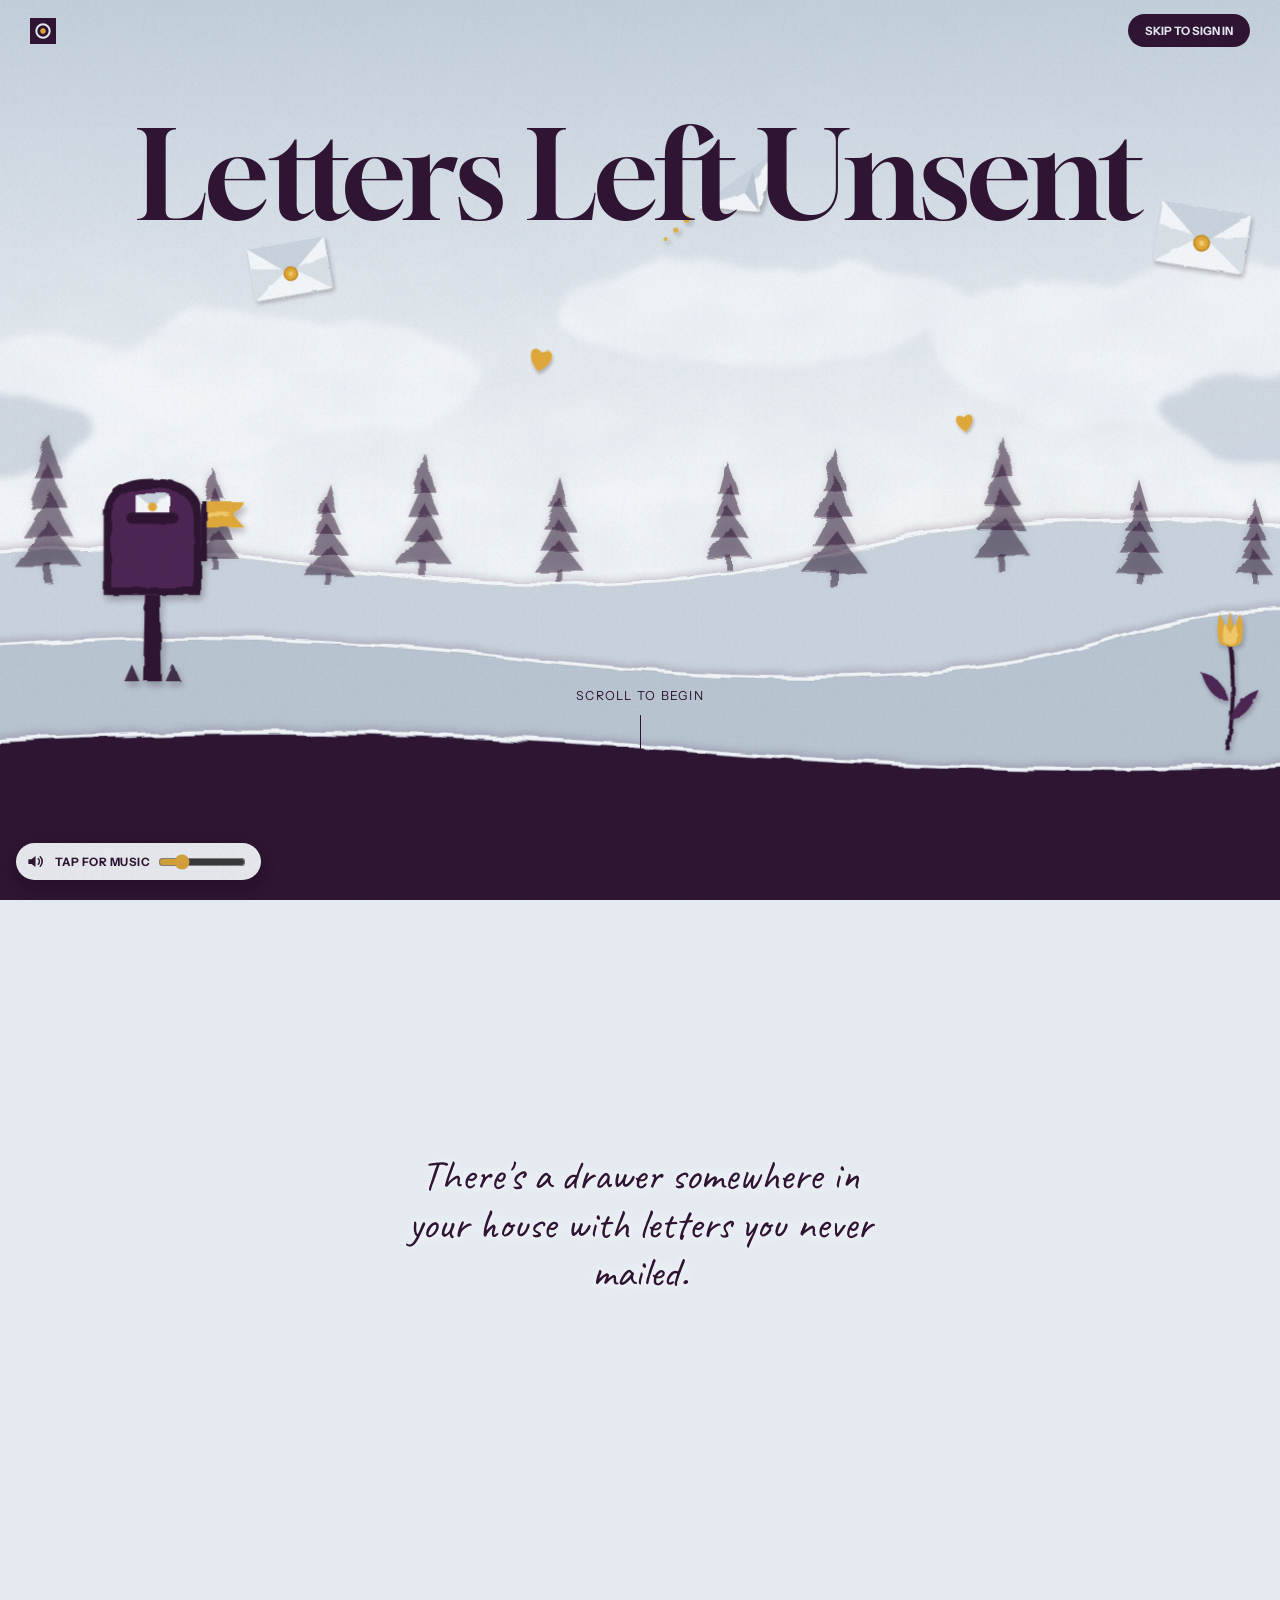
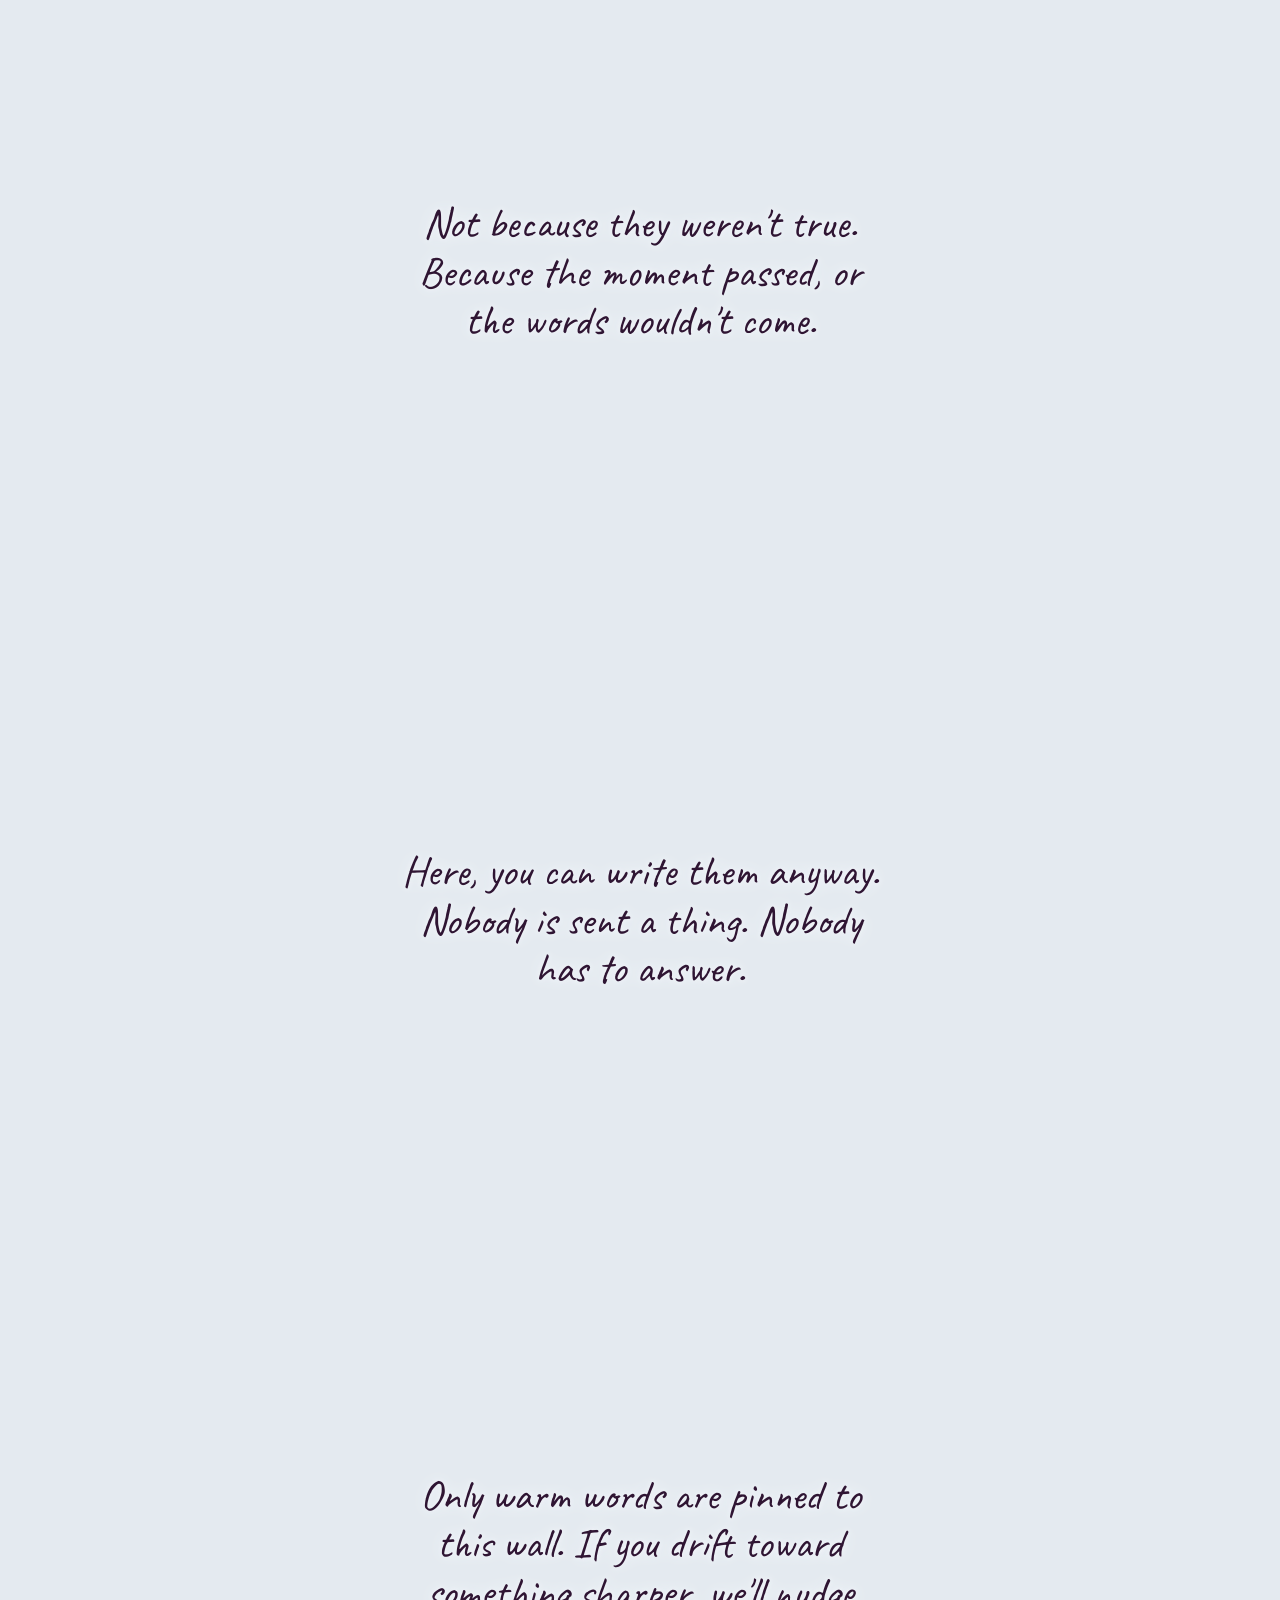
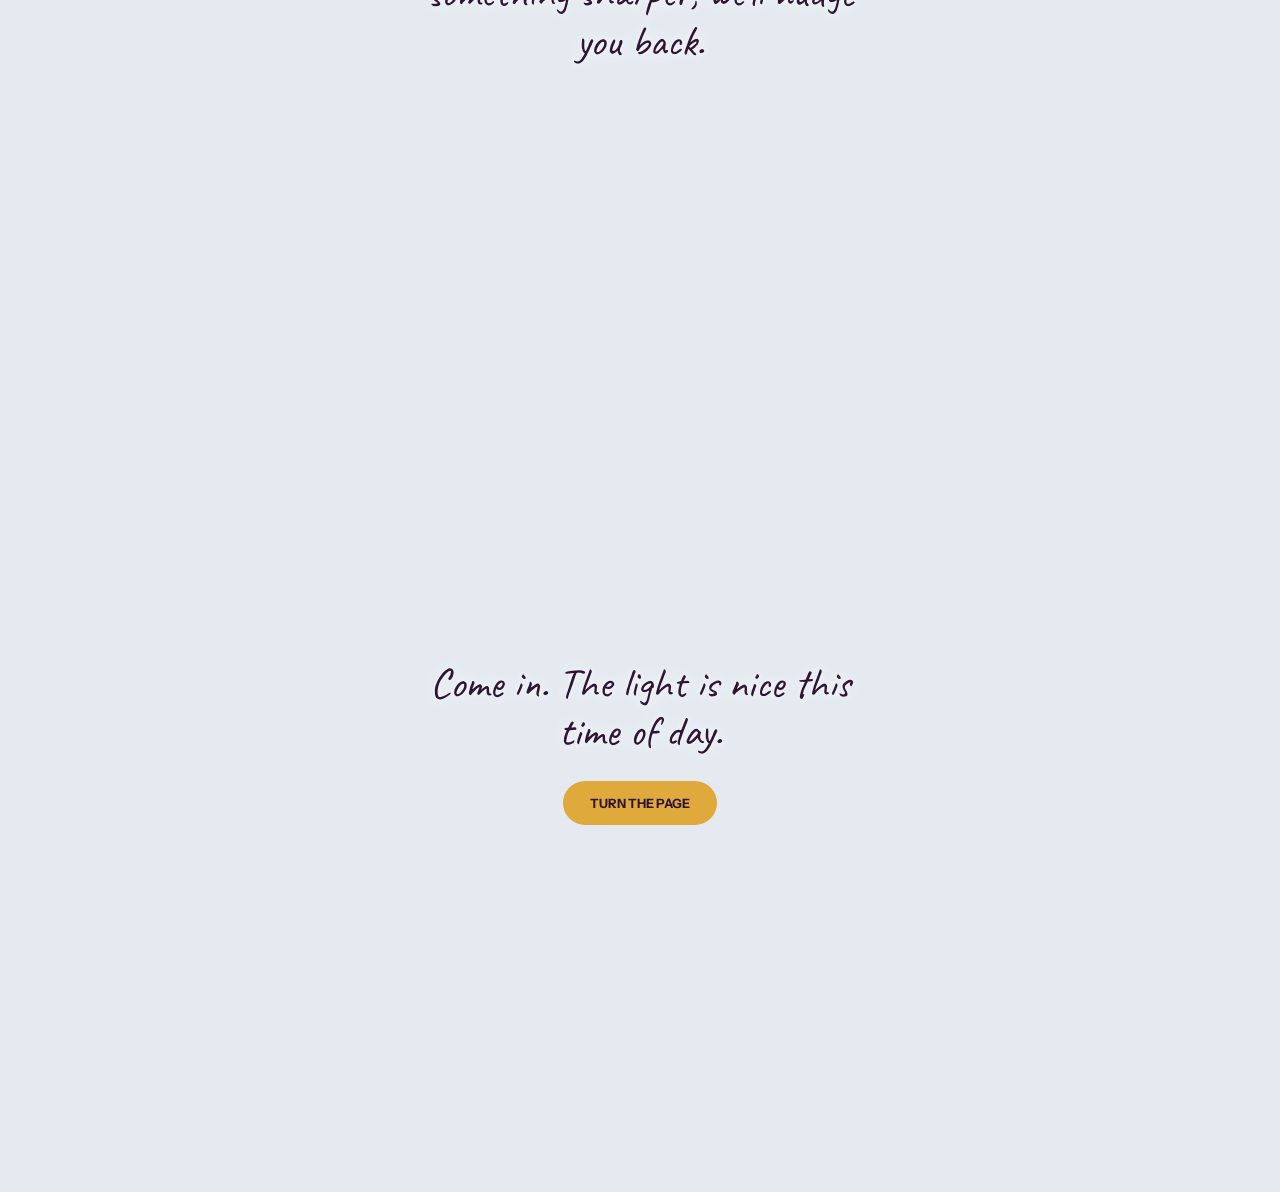
<file: public/index.html>
<!DOCTYPE html>
<html lang="en"><head><meta charset="utf-8">
<meta name="viewport" content="width=device-width, initial-scale=1">
<title>Letters Left Unsent</title>
<link href="https://fonts.googleapis.com/css2?family=Caveat:wght@500&family=Gloock&family=Instrument+Sans:wght@400;500;700&display=swap" rel="stylesheet">
<link rel="stylesheet" href="css/style.css">
</head>
<body class="intro">
<svg id="scene" class="bg" viewBox="0 0 1440 720" preserveAspectRatio="xMidYMax slice" aria-hidden="true"></svg>
<header class="nav">
  <a class="logo" href="index.html" aria-label="Letters Left Unsent, start of the story"><svg viewBox="0 0 24 24"><circle cx="12" cy="12" r="8" fill="none" stroke="currentColor" stroke-width="2.4"/><circle cx="12" cy="12" r="3.2" fill="#e0a93b"/></svg></a>
  <span class="grow"></span>
  <a class="pill dark" href="signin.html">Skip to sign in</a>
</header>
<main class="story">
  <section class="first">
    <h1 class="wordmark">Letters Left Unsent</h1>
    <p class="hint" id="hint">scroll to begin</p>
  </section>
  <section class="beat"><p class="hand reveal">There's a drawer somewhere in your house with letters you never mailed.</p></section>
  <section class="beat"><p class="hand reveal">Not because they weren't true. Because the moment passed, or the words wouldn't come.</p></section>
  <section class="beat"><p class="hand reveal">Here, you can write them anyway. Nobody is sent a thing. Nobody has to answer.</p></section>
  <section class="beat"><p class="hand reveal">Only warm words are pinned to this wall. If you drift toward something sharper, we'll nudge you back.</p></section>
  <section class="beat last">
    <p class="hand reveal">Come in. The light is nice this time of day.</p>
    <a class="pill mari reveal" href="signin.html">Turn the page</a>
  </section>
</main>
<script src="js/scene.js"></script>
<script src="js/story.js"></script>
<script src="js/music.js"></script>
</body></html>
</file>
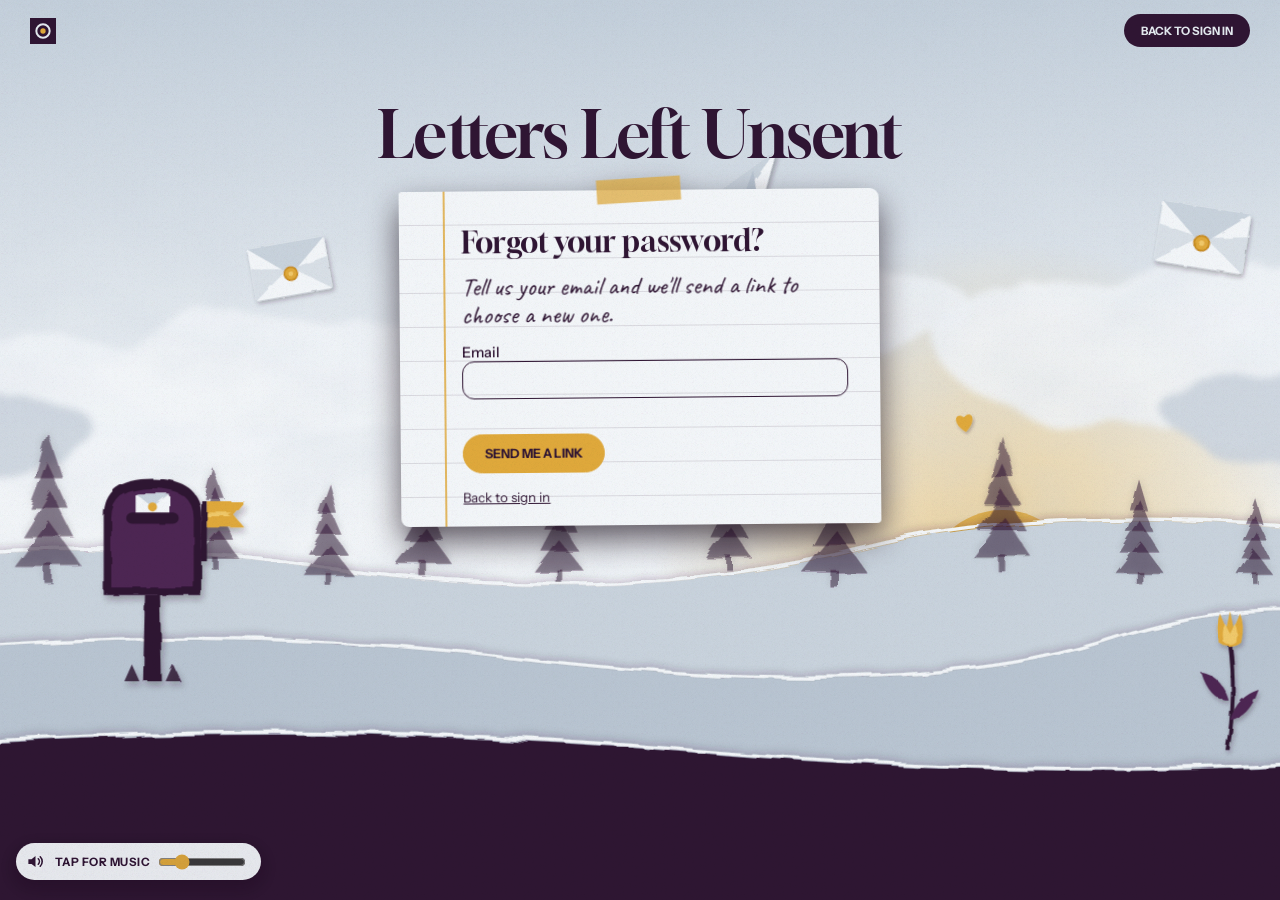
<file: public/reset.html>
<!DOCTYPE html>
<html lang="en"><head><meta charset="utf-8">
<meta name="viewport" content="width=device-width, initial-scale=1">
<title>Reset password — Letters Left Unsent</title>
<link href="https://fonts.googleapis.com/css2?family=Caveat:wght@500&family=Gloock&family=Instrument+Sans:wght@400;500;700&display=swap" rel="stylesheet">
<link rel="stylesheet" href="css/style.css">
</head>
<body class="signin-page">
<svg id="scene" class="bg" viewBox="0 0 1440 720" preserveAspectRatio="xMidYMax slice" aria-hidden="true"></svg>
<header class="nav">
  <a class="logo" href="index.html" aria-label="Letters Left Unsent, start of the story"><svg viewBox="0 0 24 24"><circle cx="12" cy="12" r="8" fill="none" stroke="currentColor" stroke-width="2.4"/><circle cx="12" cy="12" r="3.2" fill="#e0a93b"/></svg></a>
  <span class="grow"></span>
  <a class="pill dark" href="signin.html">Back to sign in</a>
</header>
<main class="signin">
  <h1 class="wordmark small">Letters Left Unsent</h1>
  <div class="frame" style="margin-top:1.6rem;transform:rotate(-.5deg)">
    <div class="sheet auth-card">
      <span class="tape"></span>
      <form id="ask" novalidate hidden>
        <h2>Forgot your password?</h2>
        <p class="lead hand">Tell us your email and we'll send a link to choose a new one.</p>
        <label>Email <input id="email" type="email" class="field mt-1" autocomplete="email" required></label>
        <p id="ask-msg" class="msg" role="alert"></p>
        <button id="ask-btn" class="btn solid" type="submit">Send me a link</button>
        <p class="small"><a href="signin.html">Back to sign in</a></p>
      </form>
      <form id="set" novalidate hidden>
        <h2>Choose a new password</h2>
        <p class="lead hand">Something you'll remember, at least 8 characters.</p>
        <label class="row">New password <input id="pw1" type="password" class="field mt-1" autocomplete="new-password" required>
          <button type="button" id="peek" class="peek">Show</button></label>
        <label>Once more <input id="pw2" type="password" class="field mt-1" autocomplete="new-password" required></label>
        <p id="set-msg" class="msg" role="alert"></p>
        <a id="again" class="linkish" href="reset.html" hidden>Ask for a new link</a>
        <button id="set-btn" class="btn solid" type="submit">Save password</button>
      </form>
      <div id="done" hidden>
        <h2 id="done-title"></h2>
        <p id="done-text" class="sent-text"></p>
        <p id="done-dev" class="sent-dev" hidden>This site isn't connected to an email service yet, so the link was written to the server log. If you run the site yourself, look in your terminal (or the Logs tab on Vercel) and copy the link into your browser.</p>
        <a class="btn solid" href="signin.html" style="display:inline-block;text-decoration:none">Go to sign in</a>
      </div>
    </div>
  </div>
</main>
<script src="js/scene.js"></script>
<script src="js/reset.js"></script>
<script src="js/music.js"></script>
</body></html>
</file>
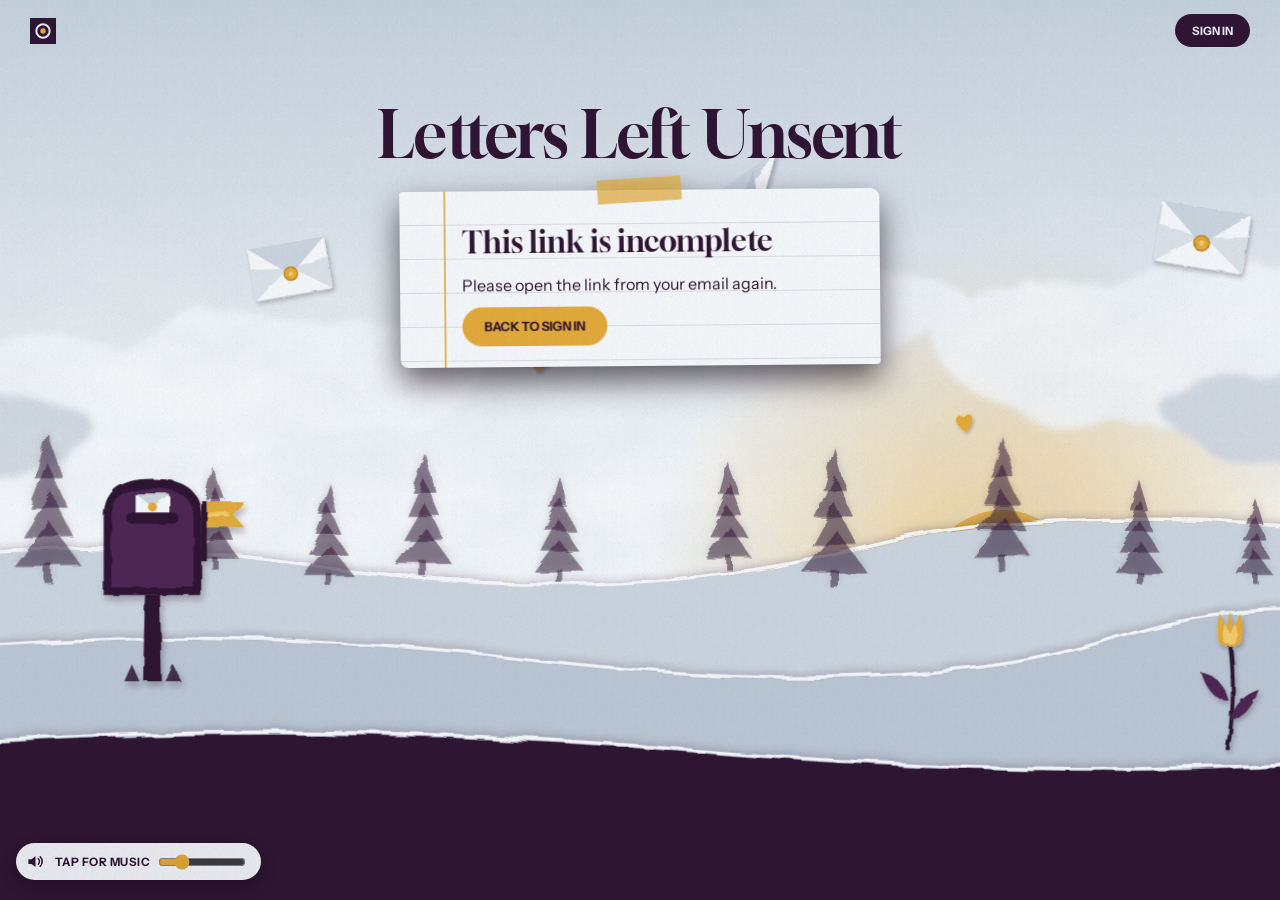
<file: public/verify.html>
<!DOCTYPE html>
<html lang="en"><head><meta charset="utf-8">
<meta name="viewport" content="width=device-width, initial-scale=1">
<title>Confirm your email — Letters Left Unsent</title>
<link href="https://fonts.googleapis.com/css2?family=Caveat:wght@500&family=Gloock&family=Instrument+Sans:wght@400;500;700&display=swap" rel="stylesheet">
<link rel="stylesheet" href="css/style.css">
</head>
<body class="signin-page">
<svg id="scene" class="bg" viewBox="0 0 1440 720" preserveAspectRatio="xMidYMax slice" aria-hidden="true"></svg>
<header class="nav">
  <a class="logo" href="index.html" aria-label="Letters Left Unsent, start of the story"><svg viewBox="0 0 24 24"><circle cx="12" cy="12" r="8" fill="none" stroke="currentColor" stroke-width="2.4"/><circle cx="12" cy="12" r="3.2" fill="#e0a93b"/></svg></a>
  <span class="grow"></span>
  <a class="pill dark" href="signin.html">Sign in</a>
</header>
<main class="signin">
  <h1 class="wordmark small">Letters Left Unsent</h1>
  <div class="frame" style="margin-top:1.6rem;transform:rotate(-.5deg)">
    <div class="sheet auth-card">
      <span class="tape"></span>
      <h2 id="v-title">Checking your link…</h2>
      <p id="v-text" class="sent-text">One moment.</p>
      <a id="v-go" class="btn solid" href="signin.html" style="display:inline-block;text-decoration:none" hidden>Sign in</a>
    </div>
  </div>
</main>
<script src="js/scene.js"></script>
<script src="js/verify.js"></script>
<script src="js/music.js"></script>
</body></html>
</file>
<file: public/css/style.css>
:root{
  --ice:#e4eaf0; --ice2:#c9d3dd; --ice3:#f3f6f9; --silver:#b9c5d2;
  --aub:#2f1533; --aub2:#4d2753; --deep:#1d0b20; --mari:#e0a93b;
}
html{background:var(--aub)}
body{margin:0;min-height:100vh;background:var(--aub);color:var(--ice);font-family:'Instrument Sans',system-ui,sans-serif;font-size:1rem}
[hidden]{display:none!important}
body.intro,body.signin-page,body.scene-page{background:var(--ice)}
body.intro{overflow-x:hidden}
body::after{content:"";position:fixed;inset:0;pointer-events:none;z-index:60;opacity:.09;mix-blend-mode:multiply;
  background-image:url("data:image/svg+xml,%3Csvg xmlns='http://www.w3.org/2000/svg' width='160' height='160'%3E%3Cfilter id='n'%3E%3CfeTurbulence baseFrequency='.9' numOctaves='2'/%3E%3C/filter%3E%3Crect width='160' height='160' filter='url(%23n)'/%3E%3C/svg%3E")}
.hand{font-family:'Caveat','Comic Sans MS',cursive}
:focus-visible{outline:2px dashed var(--mari);outline-offset:3px}
.float{animation:bob 7s ease-in-out infinite}
@keyframes bob{50%{transform:translateY(-7px)}}
.sun{transition:transform 1.2s ease-out,opacity 1.2s ease-out}

/* nav */
.nav{position:absolute;top:0;left:0;right:0;z-index:20;display:flex;align-items:center;gap:2.4rem;padding:14px 30px;font-size:.72rem;text-transform:uppercase}
.nav a{color:var(--aub);text-decoration:none}
.nav a:hover{text-decoration:underline}
.nav .grow{flex:1}
.nav .who{text-transform:none;font-size:.8rem;color:var(--aub)}
.logo{width:26px;height:26px;background:var(--aub);color:var(--ice);display:grid;place-items:center}
.logo svg{width:20px;height:20px}
.pill{border:0;border-radius:999px;padding:.6rem 1.05rem;font:700 .72rem 'Instrument Sans',sans-serif;text-transform:uppercase;display:inline-flex;align-items:center;gap:.5rem;cursor:pointer;text-decoration:none}
.pill.soft{background:var(--ice3);color:var(--aub)}
.pill.dark{background:var(--aub);color:var(--ice)}
.pill.mari{background:var(--mari);color:var(--aub)}
.nav .pill.dark{color:var(--ice)}
.nav .pill.soft{color:var(--aub);text-decoration:none}
.pill:hover{filter:brightness(1.06)}
@media (max-width:760px){.nav{gap:.6rem;padding:12px 14px}.nav .links,.nav .who{display:none}}

/* hero */
.hero{position:relative;height:100vh;min-height:560px;overflow:hidden;background:var(--ice)}
.hero.short{height:78vh;min-height:480px}
.hero svg#scene,.hero svg#scene-back,svg#scene.bg,svg#scene-back.bg{position:absolute;inset:0;width:100%;height:100%}
svg#scene.bg,svg#scene-back.bg{position:fixed}
.titleblock{position:absolute;left:0;right:0;top:13%;z-index:6;text-align:center;padding:0 1.25rem}
.wordmark{margin:0;font:400 clamp(3rem,9.5vw,9.5rem)/.95 'Gloock',Georgia,serif;letter-spacing:-.02em;color:var(--aub);text-wrap:balance;animation:settle 1.6s .2s both cubic-bezier(.2,.7,.2,1)}
.wordmark.small{font-size:clamp(2.2rem,5vw,4rem)}
@keyframes settle{from{opacity:0;transform:translateY(16px)}}
.sub{margin:.7rem auto 0;max-width:34rem;min-height:5.2rem;font-size:clamp(1.5rem,2.6vw,2.2rem);line-height:1.15;color:var(--aub);text-shadow:0 0 14px var(--ice3),0 0 4px var(--ice3)}
.sub.static{min-height:0}
.titleblock .pill{margin-top:.8rem;padding:.8rem 1.4rem}
.caret::after{content:"▌";animation:blink 1s steps(1) infinite;color:var(--mari)}
@keyframes blink{50%{opacity:0}}

/* ground + content (on deep aubergine) */
.ground{position:relative;isolation:isolate;overflow:hidden;background:var(--aub);padding:2.5rem 1.25rem 9rem;min-height:70vh}
.ground label{color:var(--ice)}
.ground .note{color:var(--ice2)}
.frame{position:relative;filter:drop-shadow(0 14px 16px #120614aa)}
.sheet{color:var(--aub);position:relative;border-radius:3px 9px 4px 8px;background-color:var(--ice3);background-image:repeating-linear-gradient(transparent 0 33px,#2f153320 33px 34px)}
.sheet::before{content:"";position:absolute;left:44px;top:0;bottom:0;width:2px;background:#e0a93bcc}
.letter-body{font-family:'Caveat',cursive;font-size:1.55rem;line-height:34px;white-space:pre-wrap;padding:6px 18px 10px 62px;overflow-wrap:anywhere}
textarea.letter-body{width:100%;min-height:340px;background:transparent;border:0;resize:vertical;color:var(--aub)}
textarea.letter-body:focus{outline:none}
textarea::placeholder,.field::placeholder{color:#2f153388}
.tape{position:absolute;top:-12px;left:50%;width:84px;height:24px;background:#e0a93bb8;transform:translateX(-50%) rotate(-3deg);z-index:2}
.field{background:#e4eaf014;border:1.5px solid var(--ice2);border-radius:12px;color:var(--ice);padding:.55rem .75rem;font:inherit;width:100%;box-sizing:border-box}
.field:focus{outline:none;border-color:var(--mari)}
.field option{color:var(--aub)}
.ground .field::placeholder{color:#c9d3dd99}
.sheet .field{background:transparent;border-color:var(--aub);color:var(--aub)}
.sheet .field:focus{background:#e0a93b22}
.btn{font:700 .8rem 'Instrument Sans',sans-serif;text-transform:uppercase;border:1.5px solid var(--ice);border-radius:999px;padding:.7rem 1.3rem;background:transparent;color:var(--ice);cursor:pointer}
.btn:hover{background:var(--ice);color:var(--aub)}
.btn.solid{background:var(--mari);border-color:var(--mari);color:var(--aub)}
.btn.solid:hover{filter:brightness(1.08)}
.btn:disabled{opacity:.6;cursor:wait}
.sheet .btn{border-color:var(--aub);color:var(--aub)}
.sheet .btn:hover{background:var(--aub);color:var(--ice)}
.sheet .btn.solid{background:var(--mari);border-color:var(--mari);color:var(--aub)}
.stamp{border:1.5px solid var(--aub);color:var(--aub);border-radius:999px;padding:.3rem .8rem;font:700 .75rem 'Instrument Sans',sans-serif;background:none;cursor:pointer}
.stamp:hover{background:#2f153314}
.stamp.done{background:var(--mari);border-color:var(--mari);cursor:default}
.postmark{position:absolute;right:14px;top:14px;color:#2f153399;font-size:.72rem;text-align:center;border:2px solid #2f153355;border-radius:50%;width:72px;height:72px;display:grid;place-items:center;transform:rotate(12deg);line-height:1.1;z-index:1}

/* dock */
.dock{position:fixed;left:50%;bottom:22px;transform:translateX(-50%);z-index:30;display:flex;gap:.5rem;flex-wrap:nowrap}
.tab{border:0;border-radius:999px;background:var(--ice3);color:var(--aub);padding:.8rem 1.1rem;font:700 .78rem 'Instrument Sans',sans-serif;display:inline-flex;gap:.5rem;align-items:center;cursor:pointer;white-space:nowrap;box-shadow:0 6px 16px #1d0b2077;text-decoration:none}
.tab[aria-selected=true],.tab[aria-current=page]{background:var(--mari)}
.tab svg,.pill svg{width:15px;height:15px;flex:none}

/* sign in */
.signin,.stage{position:relative;z-index:5;min-height:100vh;display:flex;flex-direction:column;align-items:center;padding:6.5rem 1rem 3rem;box-sizing:border-box}
.auth-card{width:min(30rem,92vw);padding:1.6rem 2rem 1.3rem 3.9rem;box-sizing:border-box}
.auth-card label{display:block;margin-top:.9rem;font-weight:500;font-size:.9rem;color:var(--aub)}
.auth-card .tabs{display:flex;gap:1.4rem}
.auth-card .tabs button{background:none;border:0;border-bottom:2px solid transparent;font:700 .8rem 'Instrument Sans',sans-serif;text-transform:uppercase;color:#2f1533a0;padding:.2rem 0;cursor:pointer}
.auth-card .tabs button[aria-selected=true]{color:var(--aub);border-color:var(--mari)}
.auth-card .lead{font-size:1.6rem;line-height:1.1;margin:.9rem 0 0}
.auth-card .row{position:relative}
.auth-card .peek{position:absolute;right:.7rem;bottom:.55rem;background:none;border:0;font:700 .7rem 'Instrument Sans',sans-serif;text-transform:uppercase;color:var(--aub);cursor:pointer;text-decoration:underline}
.auth-card .msg{min-height:1.4rem;margin:.8rem 0 0;font-weight:500;font-size:.9rem}
.auth-card a{color:var(--aub)}
.auth-card .small{font-size:.82rem;margin:1rem 0 0}

dialog{background:transparent;border:0;padding:0;max-width:min(92vw,30rem);color:var(--aub)}
dialog::backdrop{background:#1d0b20c8}
dialog[open]{animation:unfold .35s ease-out}
@keyframes unfold{from{transform:rotate(-3deg) scaleY(.6);opacity:0}}
@media (prefers-reduced-motion:reduce){*{animation:none!important;transition:none!important}}

/* story path (scroll-driven) */
.story{position:relative;z-index:5}
.story .first{position:relative;min-height:100vh}
.story .first .wordmark{position:absolute;left:0;right:0;top:13%;padding:0 2vw;text-align:center}
.story .hint{position:absolute;left:0;right:0;bottom:15%;text-align:center;font-size:.78rem;letter-spacing:.1em;text-transform:uppercase;color:var(--aub);transition:opacity .6s}
.story .hint::after{content:"";display:block;width:1px;height:38px;margin:.7rem auto 0;background:var(--aub);animation:bob 2.4s ease-in-out infinite}
.beat{min-height:72vh;display:flex;flex-direction:column;align-items:center;justify-content:center;gap:1.6rem;text-align:center;padding:0 1.5rem}
.beat.last{min-height:100vh}
.beat p{margin:0;max-width:30rem;font-size:clamp(1.8rem,3.3vw,2.7rem);line-height:1.15;color:var(--aub);text-shadow:0 0 16px var(--ice3),0 0 4px var(--ice3)}
.reveal{opacity:0;transform:translateY(26px);transition:opacity 1.1s ease,transform 1.1s ease}
.reveal.in{opacity:1;transform:none}
.beat .pill{padding:.9rem 1.7rem;font-size:.8rem}

/* pages that sit on the aubergine ground */
body.plain .nav a{color:var(--ice)}
body.plain .logo{background:var(--ice);color:var(--aub)}
body.plain .nav .pill.dark{background:var(--mari);color:var(--aub)}
body.plain .nav .who{color:var(--ice)}
body.plain .wordmark{color:var(--ice)}
.wallpage{position:relative;max-width:64rem;margin:0 auto;padding:6.5rem 1.25rem 9rem;min-height:100vh;box-sizing:border-box}
.wallpage .wordmark{text-align:center}
.wall-sub{text-align:center;font-size:1.7rem;color:var(--ice2);margin:.5rem 0 2.4rem}
.wallpage .empty{text-align:center;padding:4rem 0;font-weight:500}

/* writing page */
.write-card{width:min(44rem,94vw);box-sizing:border-box}
.write-foot{display:flex;flex-wrap:wrap;gap:1rem 1.5rem;align-items:flex-end;justify-content:space-between;padding:.3rem 1.6rem .4rem 3.9rem}
.write-foot label{font-size:.85rem;font-weight:500;color:var(--aub)}
.write-foot .field{width:11.5rem;margin-top:.25rem}
.write-foot .hint2{display:block;font-size:.75rem;font-weight:400;margin-top:.25rem;color:#2f1533b0}
.write-foot .status{font-size:.85rem;font-weight:500;margin-left:.8rem}

/* sign-in extras */
.auth-card .forgot-row{margin:.6rem 0 0;font-size:.82rem}
.auth-card .linkish{background:none;border:0;padding:0;margin:.3rem 0 .6rem;font:600 .82rem 'Instrument Sans',sans-serif;color:var(--aub);text-decoration:underline;cursor:pointer;display:block}
.auth-card .sent-text{font-size:1rem;line-height:1.45;margin:1rem 0 .6rem}
.auth-card .sent-dev{font-size:.85rem;line-height:1.4;background:#e0a93b33;border-left:3px solid var(--mari);padding:.5rem .7rem;margin:.6rem 0}
.auth-card h2{font:400 1.9rem/1.05 'Gloock',Georgia,serif;margin:.6rem 0 0}

/* background music control (bottom-left corner) */
.music{position:fixed;left:16px;bottom:20px;z-index:40;display:flex;align-items:center;gap:.4rem;background:var(--ice3);color:var(--aub);padding:.3rem .8rem .3rem .35rem;border-radius:999px;box-shadow:0 6px 16px #1d0b2077;opacity:.94}
.music .m-btn{border:0;background:none;color:inherit;display:grid;place-items:center;cursor:pointer;padding:.25rem;border-radius:50%}
.music .m-btn:hover{background:#2f153314}
.music svg{width:19px;height:19px}
.music .m-vol{width:88px;accent-color:var(--mari);cursor:pointer}
.music .m-hint{display:none;font:700 .72rem 'Instrument Sans',sans-serif;text-transform:uppercase;letter-spacing:.04em}
.music.waiting .m-hint{display:inline}
.music.waiting .m-btn{animation:pulse 2s ease-in-out infinite}
@keyframes pulse{50%{box-shadow:0 0 0 6px #e0a93b66}}
@media (max-width:760px){.music{left:10px;bottom:84px}.music .m-vol{width:70px}}
.nav a.logo{color:var(--ice)}
body.plain .nav a.logo{color:var(--aub)}
.nav a[aria-current=page]{text-decoration:underline}
</file>
